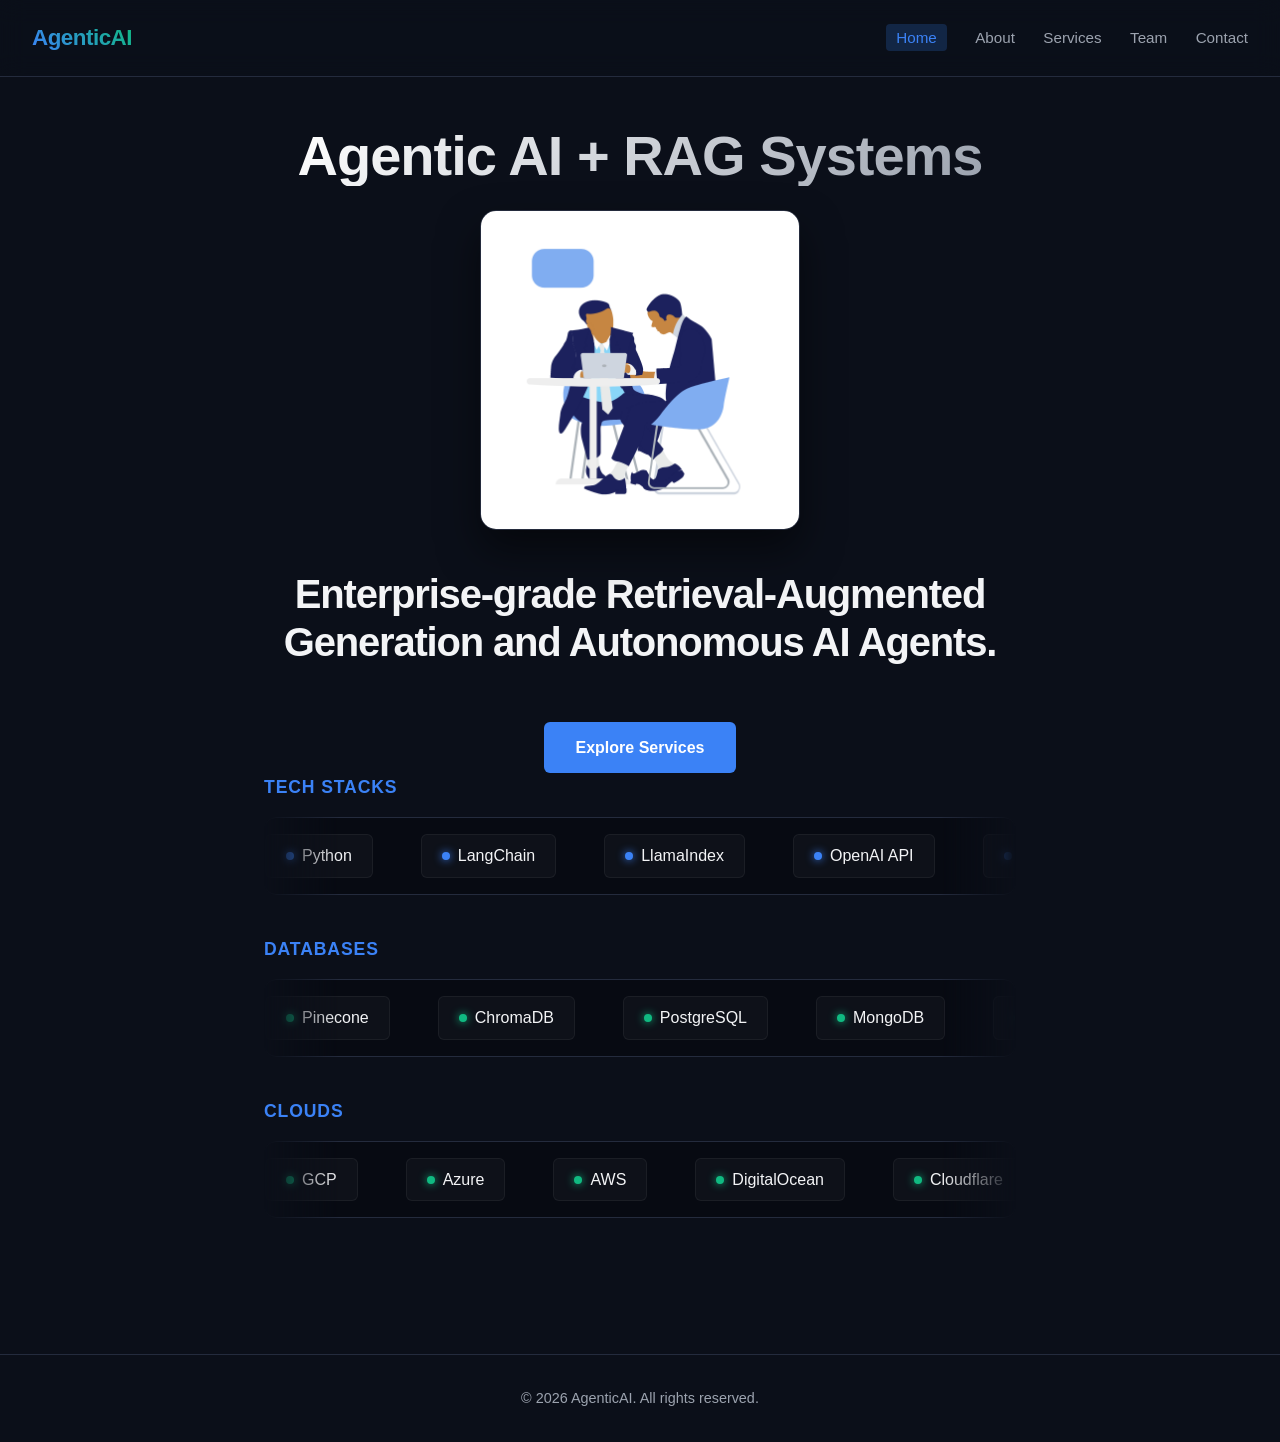
<file: index.html>
<!DOCTYPE html>
<html lang="en">
<head>
    <meta charset="UTF-8">
    <meta name="viewport" content="width=device-width, initial-scale=1.0">
    <title>Agentic AI & RAG Services</title>
    <link rel="preconnect" href="https://fonts.googleapis.com">
    <link rel="preconnect" href="https://fonts.gstatic.com" crossorigin>
    <link href="https://fonts.googleapis.com/css2?family=Inter:wght@400;500;600;700&display=swap" rel="stylesheet">
    <link rel="stylesheet" href="assets/css/style.css">
    
    <style>
        /* Unique Home Page Component Styles (Marquee, LED Effects & Hero Adjustments) */
        .hero {
            display: flex;
            flex-direction: column;
            align-items: center;
            justify-content: flex-start;
            text-align: center;
            padding: 3rem 1.5rem 6rem 1.5rem;
            max-width: 800px;
            margin: 0 auto;
        }

        .hero-image-container {
            margin-bottom: 2rem;
            position: relative;
        }

        /* Ambient glow behind the graphic */
        .hero-image-container::after {
            content: '';
            position: absolute;
            top: 50%;
            left: 50%;
            transform: translate(-50%, -50%);
            width: 80%;
            height: 80%;
            background: radial-gradient(circle, rgba(59, 130, 246, 0.2) 0%, transparent 70%);
            z-index: -1;
        }

        .hero-gif {
            max-width: 320px;
            width: 100%;
            height: auto;
            border-radius: 16px;
            border: 1px solid var(--border-color);
            box-shadow: 0 20px 40px rgba(0, 0, 0, 0.5);
        }

        .hero h2 {
            font-size: 2.5rem;
            font-weight: 600;
            letter-spacing: -0.03em;
            line-height: 1.2;
            color: var(--text-main);
            margin-bottom: 2.5rem;
        }

        /* --- Premium CTA Button Container --- */
        .cta-container {
            width: 100%;
            display: flex;
            flex-direction: column;
            align-items: flex-start; 
            margin-top: 1rem;
        }

        .btn {
            margin-bottom: 3rem; /* Space before "Tech Stacks" */
        }

        /* --- LED / Marquee Sections --- */
        .marquee-section {
            width: 100%;
            text-align: left;
            margin-bottom: 2.5rem;
        }

        .marquee-subtitle {
            font-size: 1.1rem;
            font-weight: 600;
            text-transform: uppercase;
            letter-spacing: 0.05em;
            color: var(--accent);
            margin-bottom: 1rem;
        }

        /* Outer container hiding overflow and creating a fade overlay effect */
        .led-display {
            overflow: hidden;
            position: relative;
            display: flex;
            width: 100%;
            background: #070a12;
            padding: 1rem 0;
            border-radius: 12px;
            border: 1px solid var(--border-color);
            mask-image: linear-gradient(to right, transparent, #000 10%, #000 90%, transparent);
            -webkit-mask-image: linear-gradient(to right, transparent, #000 10%, #000 90%, transparent);
        }

        /* Inner container holding two copies of items for seamless loop */
        .led-track {
            display: flex;
            width: max-content;
            gap: 3rem;
            padding-right: 3rem;
        }

        /* Left-to-Right Track Animation */
        .ltr-track {
            animation: scroll-ltr 20s linear infinite;
        }

        /* Right-to-Left Track Animation */
        .rtl-track {
            animation: scroll-rtl 20s linear infinite;
        }

        /* Individual item block layout */
        .logo-item {
            display: flex;
            align-items: center;
            gap: 0.5rem;
            font-size: 1rem;
            font-weight: 500;
            color: var(--text-main);
            background: rgba(255, 255, 255, 0.03);
            padding: 0.5rem 1.25rem;
            border-radius: 6px;
            border: 1px solid rgba(255, 255, 255, 0.05);
            white-space: nowrap;
        }

        /* Decorative colored dot to look like a glowing node/LED asset */
        .logo-item::before {
            content: '';
            display: inline-block;
            width: 8px;
            height: 8px;
            border-radius: 50%;
            background-color: var(--accent);
            box-shadow: 0 0 8px var(--accent);
        }
        
        .database-section .logo-item::before {
            background-color: #10b981; /* Emerald green accent for databases */
            box-shadow: 0 0 8px #10b981;
        }

        /* Pause animations on hover so users can examine logos */
        .led-display:hover .led-track {
            animation-play-state: paused;
        }

        /* --- Keyframe Animations --- */
        @keyframes scroll-ltr {
            0% { transform: translateX(-50%); }
            100% { transform: translateX(0%); }
        }

        @keyframes scroll-rtl {
            0% { transform: translateX(0%); }
            100% { transform: translateX(-50%); }
        }

        @media (max-width: 768px) {
            .hero {
                padding: 3rem 1rem 4rem 1rem;
            }
            .hero h2 {
                font-size: 1.8rem;
            }
            .cta-container {
                align-items: center; 
            }
            .marquee-section {
                text-align: center;
            }
        }
    </style>
</head>
<body>

<header>
    <div><b>AgenticAI</b></div>
    <nav>
        <a href="services.html" style="color: rgb(59, 130, 246); background-color: rgba(59, 130, 246, 0.2); padding: 5px 10px; border-radius: 4px;">Home</a>
        <a href="about.html">About</a>
        <a href="services.html">Services</a>
        <a href="team.html">Team</a>
        <a href="contact.html">Contact</a>
    </nav>
</header>

<main>
    <section class="hero">
        <h1>Agentic AI + RAG Systems</h1>
        
        <div class="hero-image-container">
            <img src="assets/img/consultant.gif" alt="AI Consultant Illustration" class="hero-gif">
        </div>
        
        <h2>Enterprise-grade Retrieval-Augmented Generation and Autonomous AI Agents.</h2>

        <div class="cta-container">
            <a class="btn" href="services.html" style="display: block; width: max-content; margin: 0 auto;">Explore Services</a>

            <div class="marquee-section">
                <div class="marquee-subtitle">Tech Stacks</div>
                <div class="led-display">
                    <div class="led-track ltr-track">
                        <div class="logo-item">Python</div>
                        <div class="logo-item">LangChain</div>
                        <div class="logo-item">LlamaIndex</div>
                        <div class="logo-item">OpenAI API</div>
                        <div class="logo-item">Hugging Face</div>
                        <div class="logo-item">TypeScript</div>
                        <div class="logo-item">Python</div>
                        <div class="logo-item">LangChain</div>
                        <div class="logo-item">LlamaIndex</div>
                        <div class="logo-item">OpenAI API</div>
                        <div class="logo-item">Hugging Face</div>
                        <div class="logo-item">TypeScript</div>
                    </div>
                </div>
            </div>

            <div class="marquee-section database-section">
                <div class="marquee-subtitle">Databases</div>
                <div class="led-display">
                    <div class="led-track rgb-track rtl-track">
                        <div class="logo-item">Pinecone</div>
                        <div class="logo-item">ChromaDB</div>
                        <div class="logo-item">PostgreSQL</div>
                        <div class="logo-item">MongoDB</div>
                        <div class="logo-item">Milvus</div>
                        <div class="logo-item">Weaviate</div>
                        <div class="logo-item">Pinecone</div>
                        <div class="logo-item">ChromaDB</div>
                        <div class="logo-item">PostgreSQL</div>
                        <div class="logo-item">MongoDB</div>
                        <div class="logo-item">Milvus</div>
                        <div class="logo-item">Weaviate</div>
                    </div>
                </div>
            </div>
			<div class="marquee-section database-section">
                <div class="marquee-subtitle">CLOUDS</div>
                <div class="led-display">
                    <div class="led-track ltr-track">
                        <div class="logo-item">GCP</div>
                        <div class="logo-item">Azure</div>
                        <div class="logo-item">AWS</div>
						<div class="logo-item">DigitalOcean</div>
						<div class="logo-item">Cloudflare</div>
						<div class="logo-item">GCP</div>
                        <div class="logo-item">Azure</div>
                        <div class="logo-item">AWS</div>
						<div class="logo-item">DigitalOcean</div>
						<div class="logo-item">Cloudflare</div>
                    </div>
                </div>
            </div>

        </div>
    </section>
</main>

<footer>
    &copy; 2026 AgenticAI. All rights reserved.
</footer>

</body>
</html>
</file>
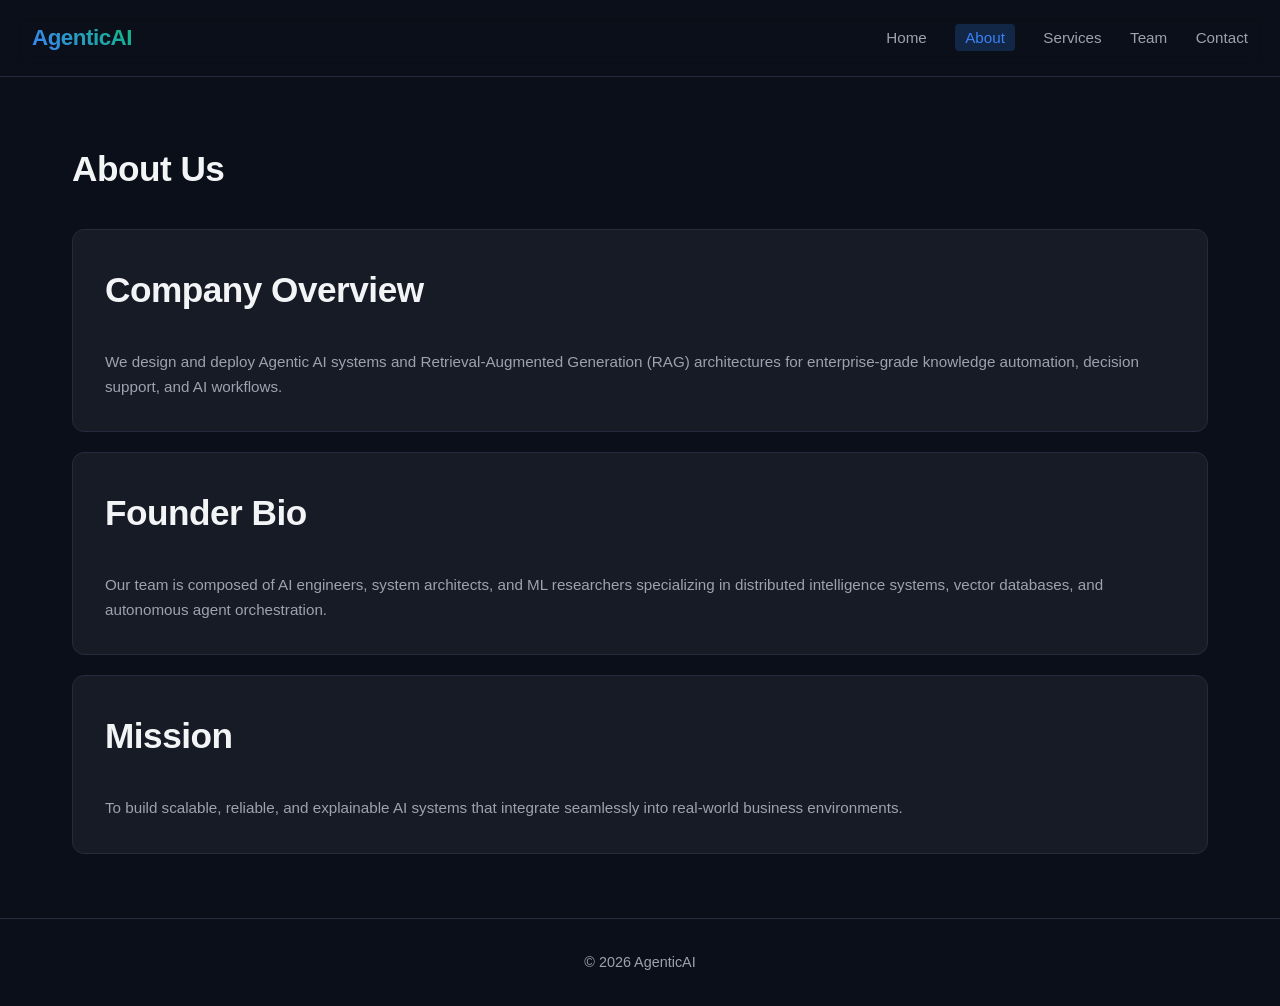
<file: about.html>
<!DOCTYPE html>
<html>
<head>
    <title>About - Agentic AI</title>
    <link rel="stylesheet" href="assets/css/style.css">
</head>
<body>

<header>
    <div><b>AgenticAI</b></div>
    <nav>
        <a href="index.html">Home</a>
        <a href="about.html" style="color: rgb(59, 130, 246); background-color: rgba(59, 130, 246, 0.2); padding: 5px 10px; border-radius: 4px;">About</a>
        <a href="services.html">Services</a>
        <a href="team.html">Team</a>
        <a href="contact.html">Contact</a>
    </nav>
</header>

<section class="section">
    <h1>About Us</h1>

    <div class="card">
        <h2>Company Overview</h2>
        <p>
            We design and deploy Agentic AI systems and Retrieval-Augmented Generation (RAG)
            architectures for enterprise-grade knowledge automation, decision support, and AI workflows.
        </p>
    </div>

    <div class="card" style="margin-top:20px;">
        <h2>Founder Bio</h2>
        <p>
            Our team is composed of AI engineers, system architects, and ML researchers specializing in
            distributed intelligence systems, vector databases, and autonomous agent orchestration.
        </p>
    </div>

    <div class="card" style="margin-top:20px;">
        <h2>Mission</h2>
        <p>
            To build scalable, reliable, and explainable AI systems that integrate seamlessly into real-world business environments.
        </p>
    </div>
</section>

<footer>
    © 2026 AgenticAI
</footer>

</body>
</html>
</file>
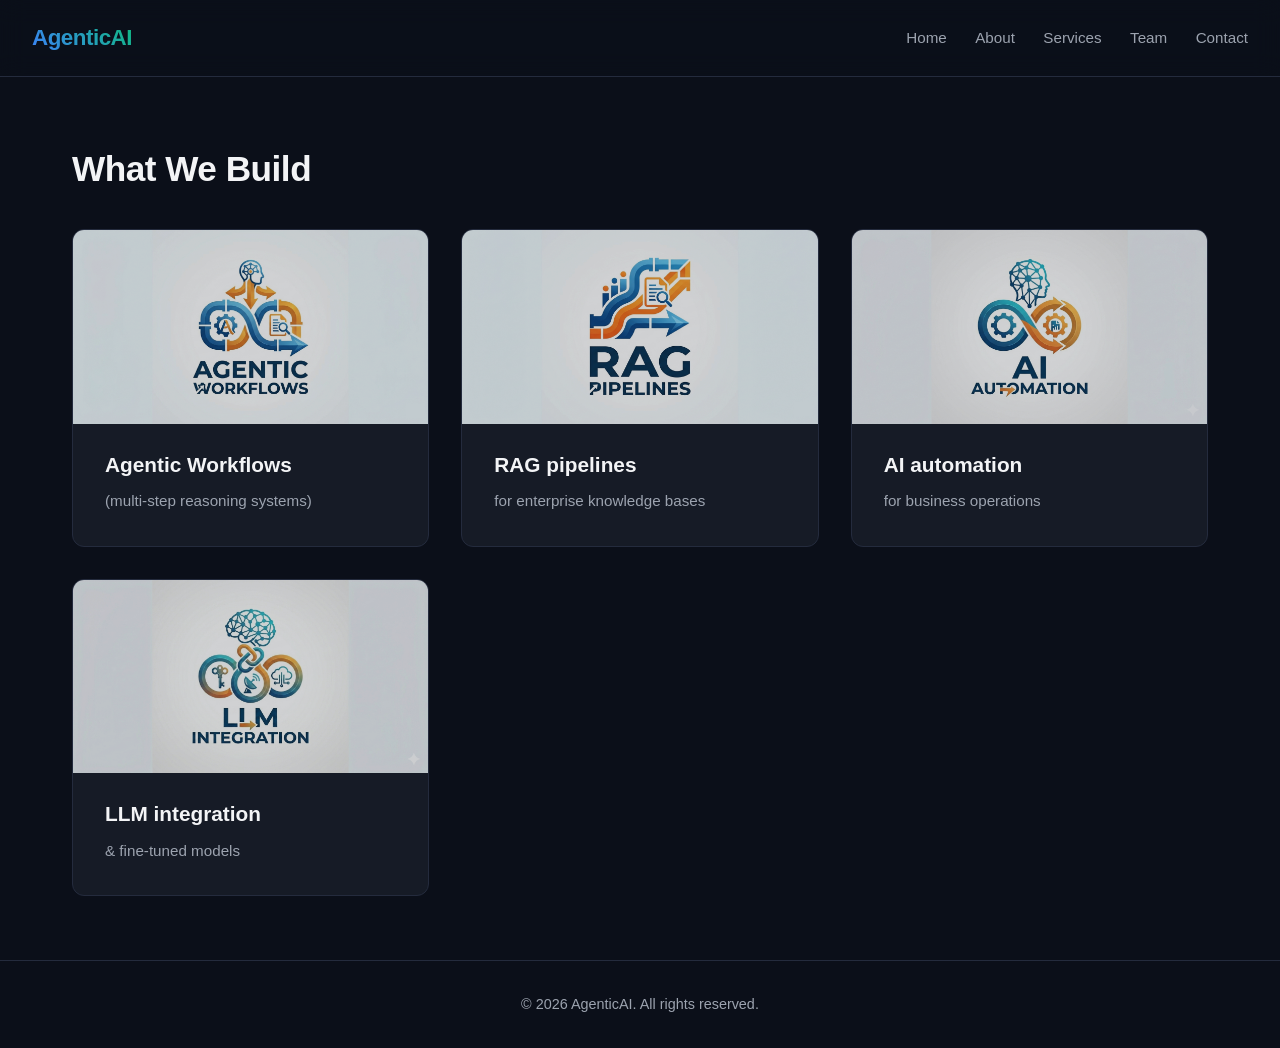
<file: rag-systems.html>
<!DOCTYPE html>
<html>
<head>
    <title>RAG Systems - Agentic AI</title>
    <link rel="stylesheet" href="assets/css/style.css">
</head>
<body>

<header>
    <div><b>AgenticAI</b></div>
    <nav>
        <a href="index.html">Home</a>
        <a href="about.html">About</a>
        <a href="services.html">Services</a>
        <a href="team.html">Team</a>
        <a href="contact.html">Contact</a>
    </nav>
</header>

<section class="section">
    <h2>What We Build</h2>
    <div class="grid">
        <!-- Item 1 -->
        <a href="services.html" class="card-link">
            <div class="card">
                <div class="card-image">
                    <img src="assets/img/agentic-workflows.jpg" alt="Agentic Workflows Multi-Step Reasoning">
                </div>
                <div class="card-content">
                    <h3>Agentic Workflows</h3>
                    <p>(multi-step reasoning systems)</p>
                </div>
            </div>
        </a>

        <!-- Item 2 -->
        <a href="services.html" class="card-link">
            <div class="card">
                <div class="card-image">
                    <img src="assets/img/rag-pipelines.jpg" alt="RAG pipelines for enterprise knowledge bases">
                </div>
                <div class="card-content">
                    <h3>RAG pipelines</h3>
                    <p>for enterprise knowledge bases</p>
                </div>
            </div>
        </a>

        <!-- Item 3 -->
        <a href="services.html" class="card-link">
            <div class="card">
                <div class="card-image">
                    <img src="assets/img/ai-automation.jpg" alt="AI automation for business operations">
                </div>
                <div class="card-content">
                    <h3>AI automation</h3>
                    <p>for business operations</p>
                </div>
            </div>
        </a>

        <!-- Item 4 -->
        <a href="services.html" class="card-link">
            <div class="card">
                <div class="card-image">
                    <img src="assets/img/llm-integration.jpg" alt="LLM integration & fine-tuned models">
                </div>
                <div class="card-content">
                    <h3>LLM integration</h3>
                    <p>& fine-tuned models</p>
                </div>
            </div>
        </a>
    </div>
</section>

<footer>
    © 2026 AgenticAI. All rights reserved.
</footer>

</body>
</html>
</file>
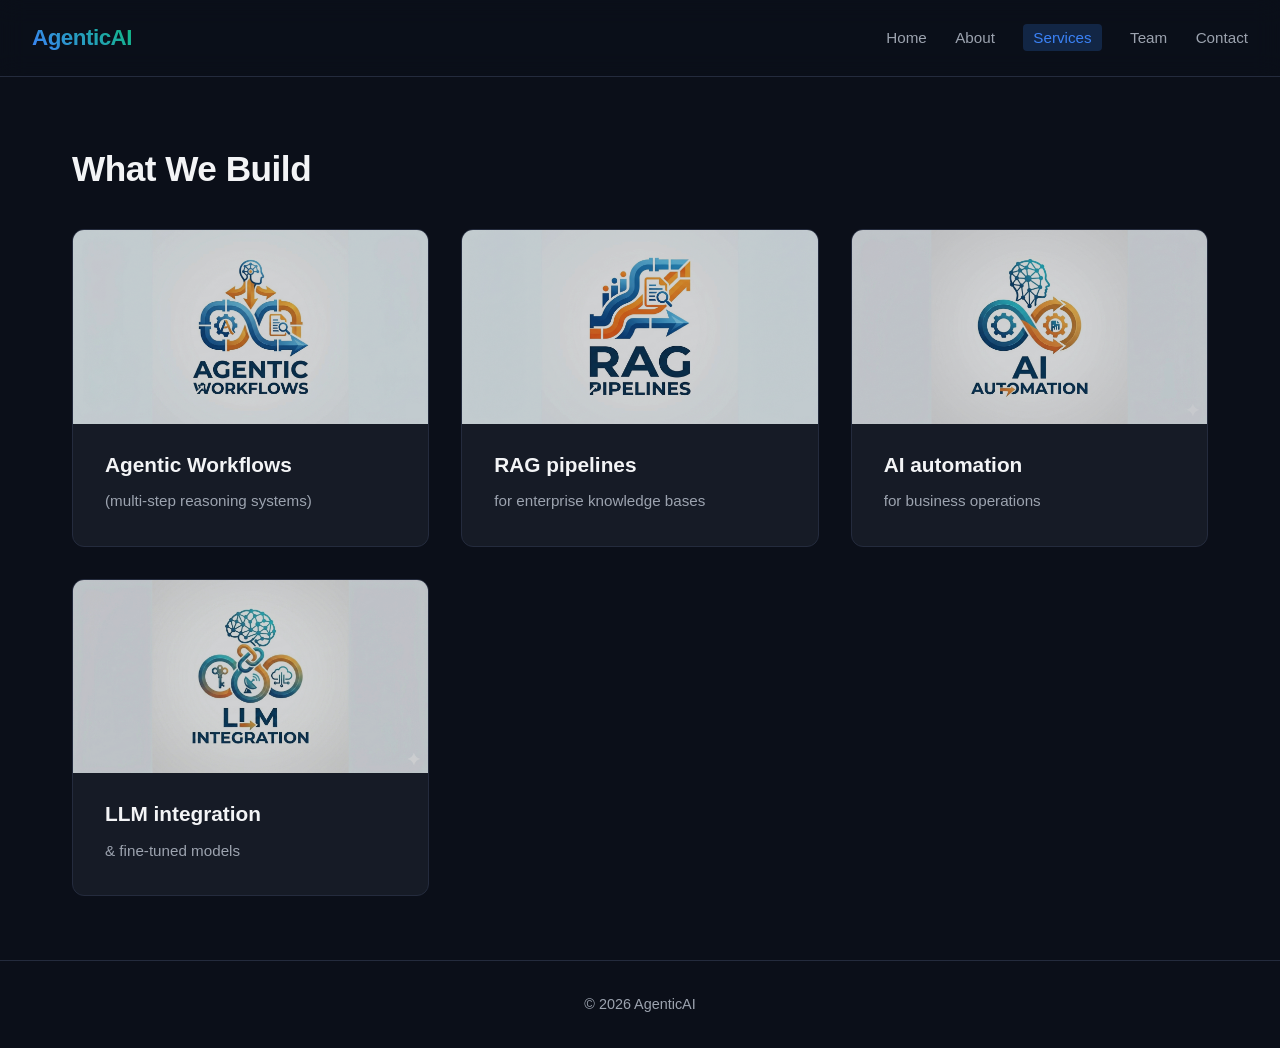
<file: services.html>
<!DOCTYPE html>
<html>
<head>
    <title>Services</title>
    <link rel="stylesheet" href="assets/css/style.css">
</head>
<body>

<header>
    <div><b>AgenticAI</b></div>
    <nav>
        <a href="index.html">Home</a>
        <a href="about.html">About</a>
        <a href="services.html" style="color: rgb(59, 130, 246); background-color: rgba(59, 130, 246, 0.2); padding: 5px 10px; border-radius: 4px;">Services</a>
        <a href="team.html">Team</a>
        <a href="contact.html">Contact</a>
    </nav>
</header>

<section class="section">
    <h2>What We Build</h2>
    <div class="grid">
        <!-- Item 1 -->
        <a href="services.html" class="card-link">
            <div class="card">
                <div class="card-image">
                    <img src="assets/img/agentic-workflows.jpg" alt="Agentic Workflows Multi-Step Reasoning">
                </div>
                <div class="card-content">
                    <h3>Agentic Workflows</h3>
                    <p>(multi-step reasoning systems)</p>
                </div>
            </div>
        </a>

        <!-- Item 2 -->
        <a href="services.html" class="card-link">
            <div class="card">
                <div class="card-image">
                    <img src="assets/img/rag-pipelines.jpg" alt="RAG pipelines for enterprise knowledge bases">
                </div>
                <div class="card-content">
                    <h3>RAG pipelines</h3>
                    <p>for enterprise knowledge bases</p>
                </div>
            </div>
        </a>

        <!-- Item 3 -->
        <a href="services.html" class="card-link">
            <div class="card">
                <div class="card-image">
                    <img src="assets/img/ai-automation.jpg" alt="AI automation for business operations">
                </div>
                <div class="card-content">
                    <h3>AI automation</h3>
                    <p>for business operations</p>
                </div>
            </div>
        </a>

        <!-- Item 4 -->
        <a href="services.html" class="card-link">
            <div class="card">
                <div class="card-image">
                    <img src="assets/img/llm-integration.jpg" alt="LLM integration & fine-tuned models">
                </div>
                <div class="card-content">
                    <h3>LLM integration</h3>
                    <p>& fine-tuned models</p>
                </div>
            </div>
        </a>
    </div>
</section>

<footer>
    © 2026 AgenticAI
</footer>

</body>
</html>
</file>
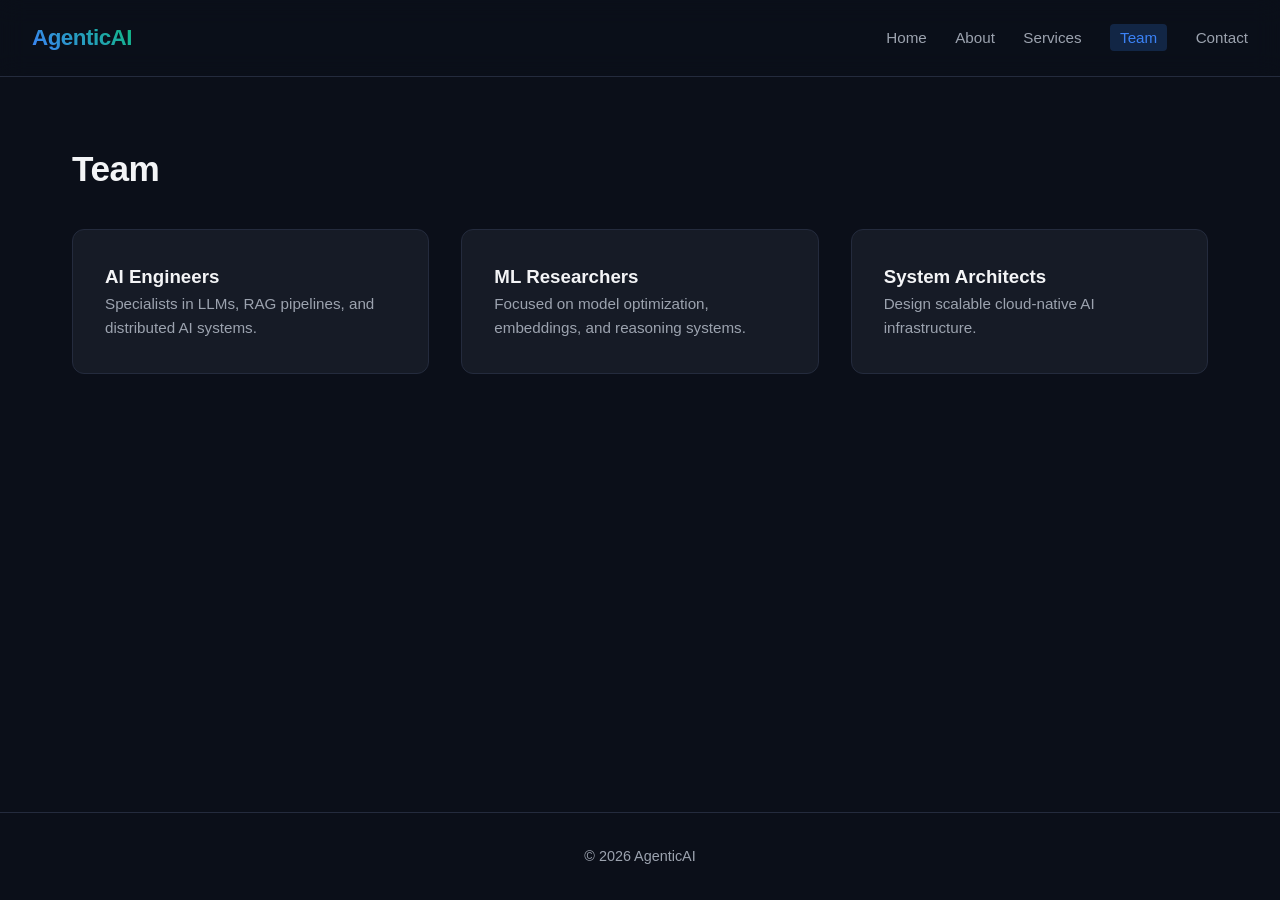
<file: team.html>
<!DOCTYPE html>
<html lang="en">
<head>
    <meta charset="UTF-8">
    <meta name="viewport" content="width=device-width, initial-scale=1.0">
    <title>Team - AgenticAI</title>
    <link rel="stylesheet" href="assets/css/style.css">
</head>
<body>

<header>
    <div class="logo"><b>AgenticAI</b></div>
    <nav>
        <a href="index.html">Home</a>
        <a href="about.html">About</a>
        <a href="services.html">Services</a>
        <a href="team.html" style="color: rgb(59, 130, 246); background-color: rgba(59, 130, 246, 0.2); padding: 5px 10px; border-radius: 4px;">Team</a>
        <a href="contact.html">Contact</a>
    </nav>
</header>

<section class="section">
    <h1>Team</h1>

    <div class="grid">
        <div class="card">
            <h3>AI Engineers</h3>
            <p>Specialists in LLMs, RAG pipelines, and distributed AI systems.</p>
        </div>

        <div class="card">
            <h3>ML Researchers</h3>
            <p>Focused on model optimization, embeddings, and reasoning systems.</p>
        </div>

        <div class="card">
            <h3>System Architects</h3>
            <p>Design scalable cloud-native AI infrastructure.</p>
        </div>
    </div>
</section>

<footer>
    &copy; 2026 AgenticAI
</footer>

</body>
</html>
</file>
<file: assets/css/style.css>
/* --- Modern CSS Reset & Variables --- */
:root {
    --bg-color: #0b0f19;
    --card-bg: #161b26;
    --text-main: #f3f4f6;
    --text-muted: #9ca3af;
    --accent: #3b82f6;
    --accent-hover: #2563eb;
    --border-color: #242b3d;
    --max-width: 1200px;
}

* {
    margin: 0;
    padding: 0;
    box-sizing: border-box;
}

body {
    font-family: -apple-system, BlinkMacSystemFont, 'Segoe UI', Roboto, Oxygen, Ubuntu, Cantarell, sans-serif;
    background-color: var(--bg-color);
    color: var(--text-main);
    line-height: 1.6;
    display: flex;
    flex-direction: column;
    min-height: 100vh;
}

/* --- Header & Navigation --- */
header {
    background-color: rgba(11, 15, 25, 0.8);
    backdrop-filter: blur(12px);
    border-bottom: 1px solid var(--border-color);
    position: sticky;
    top: 0;
    z-index: 100;
    padding: 1.25rem 2rem;
    display: flex;
    justify-content: space-between;
    align-items: center;
}

header div b {
    font-size: 1.4rem;
    letter-spacing: -0.5px;
    background: linear-gradient(45deg, #3b82f6, #10b981);
    -webkit-background-clip: text;
    -webkit-text-fill-color: transparent;
}

nav a {
    color: var(--text-muted);
    text-decoration: none;
    margin-left: 1.5rem;
    font-size: 0.95rem;
    font-weight: 500;
    transition: color 0.2s ease;
}

/* Fixed typo: removed the colon before [aria-current] */
nav a:hover, nav a[aria-current="page"] {
    color: var(--accent);
}

/* --- Hero Section --- */
.hero {
    padding: 8rem 2rem 6rem;
    text-align: center;
    max-width: 800px;
    margin: 0 auto;
}

.hero h1 {
    font-size: 3.5rem;
    font-weight: 800;
    line-height: 1.1;
    margin-bottom: 1.5rem;
    letter-spacing: -1px;
    background: linear-gradient(135deg, #ffffff 0%, #9ca3af 100%);
    -webkit-background-clip: text;
    -webkit-text-fill-color: transparent;
}

.hero p {
    font-size: 1.25rem;
    color: var(--text-muted);
    margin-bottom: 2.5rem;
}

.btn {
    display: inline-block;
    background-color: var(--accent);
    color: #ffffff;
    padding: 0.8rem 2rem;
    border-radius: 6px;
    text-decoration: none;
    font-weight: 600;
    transition: background-color 0.2s ease, transform 0.1s ease;
}

.btn:hover {
    background-color: var(--accent-hover);
    transform: translateY(-1px);
}

/* --- Layout Sections & Grids --- */
.section {
    max-width: var(--max-width);
    margin: 0 auto;
    padding: 4rem 2rem;
    flex: 1;
    width: 100%;
}

.section h1, .section h2 {
    font-size: 2.2rem;
    font-weight: 700;
    margin-bottom: 2rem;
    letter-spacing: -0.5px;
}

.grid {
    display: grid;
    grid-template-columns: repeat(auto-fit, minmax(280px, 1fr));
    gap: 2rem;
}

/* --- Cards (Standard & Link variations) --- */
.card-link {
    text-decoration: none;
    color: inherit;
    display: block;
}

.card {
    background-color: var(--card-bg);
    border: 1px solid var(--border-color);
    border-radius: 12px;
    padding: 2rem;
    height: 100%;
    transition: transform 0.2s ease, border-color 0.2s ease;
}

/* Clean handling for standard service cards with images */
.card-image {
    margin: -2rem -2rem 1.5rem -2rem;
    overflow: hidden;
    border-top-left-radius: 11px;
    border-top-right-radius: 11px;
    /* Height removed to prevent cutting off diagrams */
}

.card-image img {
    width: 100%;
    height: auto;        /* Changed from 100% to auto to keep aspect ratio */
    display: block;      /* Ensures no extra gap at the bottom */
    opacity: 0.8;
    transition: opacity 0.2s ease;
}

.card-content h3 {
    font-size: 1.3rem;
    margin-bottom: 0.5rem;
}

.card p {
    color: var(--text-muted);
    font-size: 0.95rem;
}

/* Card Hover Effects */
.card-link:hover .card {
    transform: translateY(-4px);
    border-color: #3b82f6;
}

.card-link:hover .card-image img {
    opacity: 1;
}

/* --- Footer --- */
footer {
    text-align: center;
    padding: 2rem;
    color: var(--text-muted);
    font-size: 0.9rem;
    border-top: 1px solid var(--border-color);
    margin-top: auto;
}

/* --- Responsive Adjustments --- */
@media (max-width: 768px) {
    header {
        flex-direction: column;
        gap: 1rem;
    }
    nav a {
        margin: 0 0.75rem;
    }
    .hero h1 {
        font-size: 2.5rem;
    }
}
</file>
